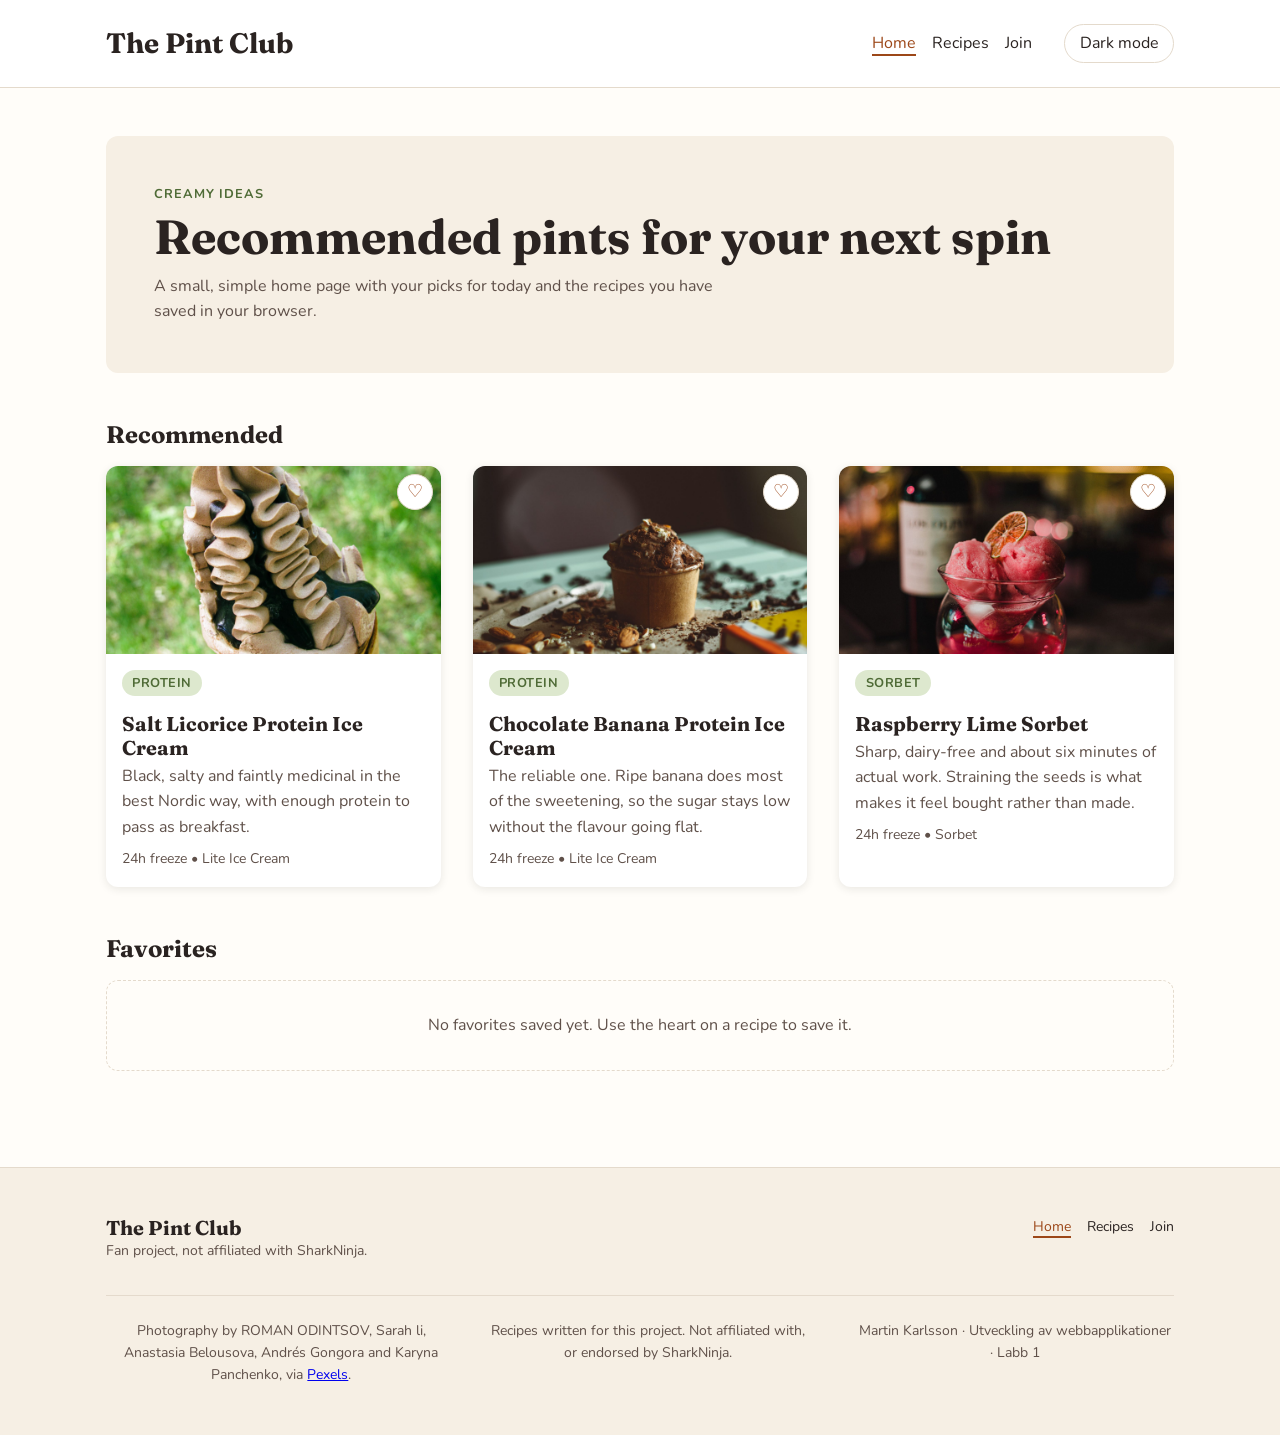
<file: index.html>
<!DOCTYPE html>
<html lang="en">
<head>
    <meta charset="UTF-8">
    <meta name="viewport" content="width=device-width, initial-scale=1.0">
    <title>Home | The Pint Club</title>
    <link rel="stylesheet" href="css/style.css">
    <link rel="preconnect" href="https://fonts.googleapis.com">
    <link rel="preconnect" href="https://fonts.gstatic.com" crossorigin>
	<link href="https://fonts.googleapis.com/css2?family=Fraunces:ital,opsz,wght@0,9..144,100..900;1,9..144,100..900&family=Nunito:ital,wght@0,200..1000;1,200..1000&display=swap" rel="stylesheet">
</head>
<body>
    <div id="site-header"></div>
    <main class="page-shell">
        <section class="recipes-hero" aria-labelledby="home-heading">
            <p class="eyebrow">Creamy ideas</p>
            <h1 id="home-heading">Recommended pints for your next spin</h1>
            <p id="home-greeting" class="home-greeting" hidden></p>
            <p class="lede">A small, simple home page with your picks for today and the recipes you have saved in your browser.</p>
        </section>

        <section class="home-section" aria-labelledby="recommended-heading">
            <div class="section-heading">
                <h2 id="recommended-heading">Recommended</h2>
            </div>
            <div id="recommended-grid" class="recipes-grid" aria-live="polite"></div>
        </section>

        <section class="home-section" aria-labelledby="favorites-heading">
            <div class="section-heading">
                <h2 id="favorites-heading">Favorites</h2>
            </div>
            <div id="favorites-grid" class="recipes-grid" aria-live="polite"></div>
        </section>
    </main>
    <div id="site-footer"></div>
    <script src="js/components.js" defer></script>
    <script src="js/home.js" defer></script>
</body>
</html>
</file>
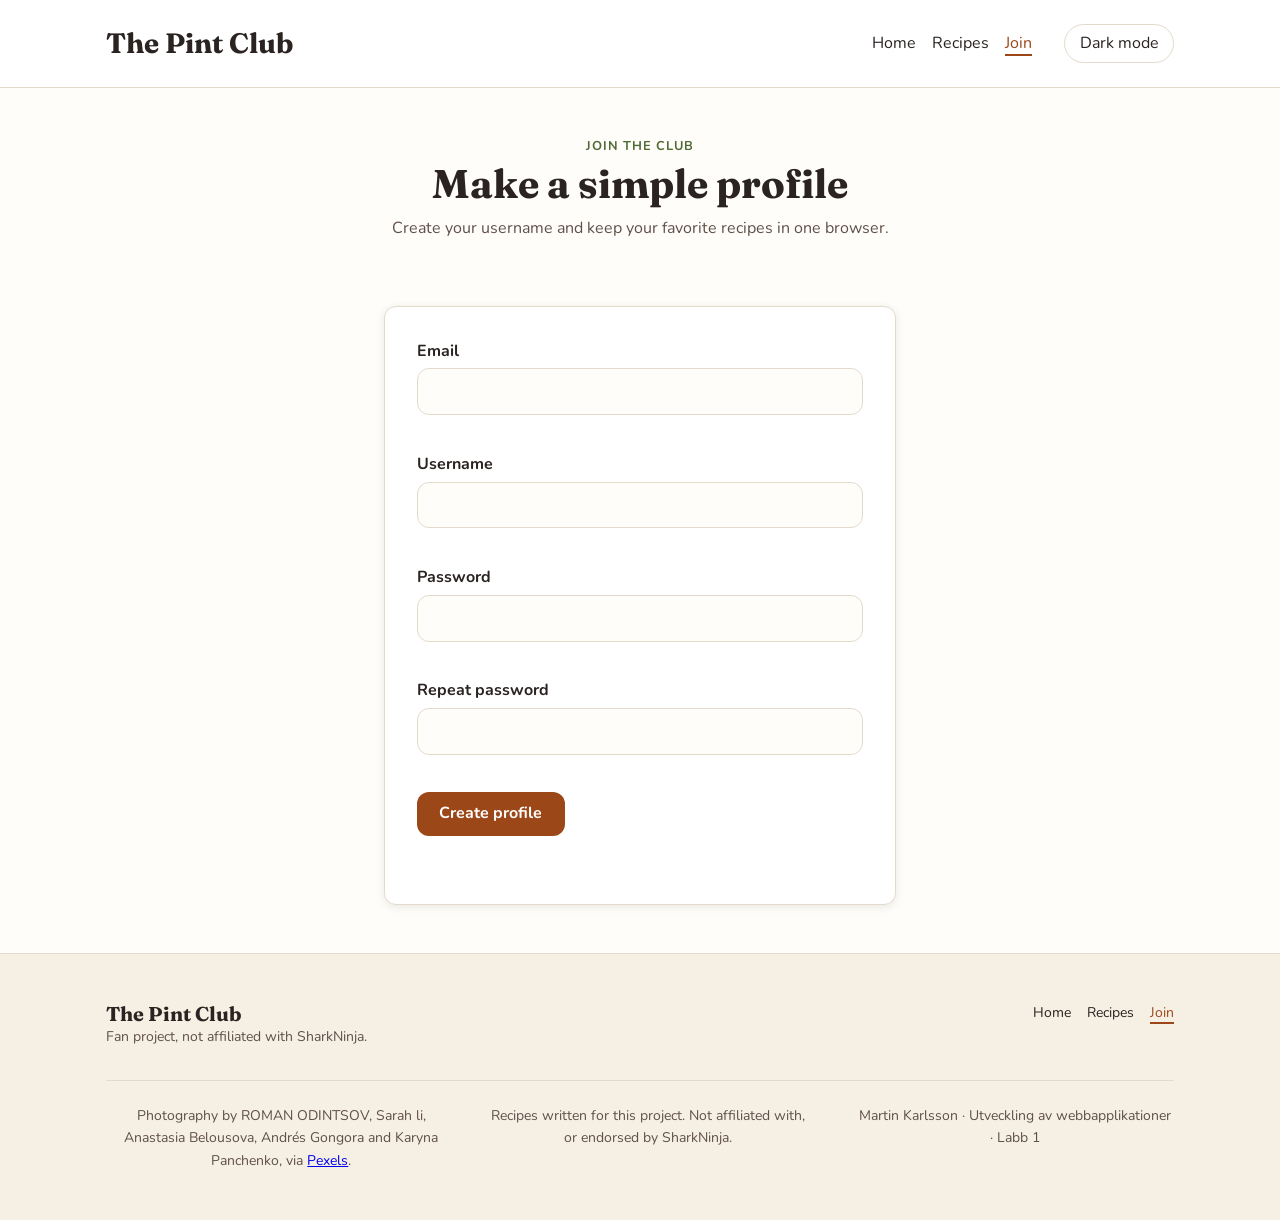
<file: join.html>
<!DOCTYPE html>
<html lang="en">
  <head>
    <meta charset="UTF-8" />
    <meta name="viewport" content="width=device-width, initial-scale=1.0" />
    <title>Join | The Pint Club</title>
    <link rel="stylesheet" href="css/style.css" />
    <link rel="preconnect" href="https://fonts.googleapis.com" />
    <link rel="preconnect" href="https://fonts.gstatic.com" crossorigin />
    <link
      href="https://fonts.googleapis.com/css2?family=Fraunces:ital,opsz,wght@0,9..144,100..900;1,9..144,100..900&family=Nunito:ital,wght@0,200..1000;1,200..1000&display=swap"
      rel="stylesheet"
    />
  </head>
  <body>
    <div id="site-header"></div>

    <main class="page-shell">
      <section class="join-shell" aria-labelledby="join-heading">
        <div class="join-hero">
          <p class="eyebrow">Join the club</p>
          <h1 id="join-heading">Make a simple profile</h1>
          <p class="lede">Create your username and keep your favorite recipes in one browser.</p>
        </div>

        <form id="join-form" class="join-form" novalidate>
          <div class="form-field">
            <label for="email">Email</label>
            <input id="email" name="email" type="email" autocomplete="email" />
            <p id="email-error" class="field-error" aria-live="polite"></p>
          </div>

          <div class="form-field">
            <label for="username">Username</label>
            <input id="username" name="username" type="text" autocomplete="username" />
            <p id="username-error" class="field-error" aria-live="polite"></p>
          </div>

          <div class="form-field">
            <label for="password">Password</label>
            <input id="password" name="password" type="password" autocomplete="new-password" />
            <p id="password-error" class="field-error" aria-live="polite"></p>
          </div>

          <div class="form-field">
            <label for="confirmPassword">Repeat password</label>
            <input id="confirmPassword" name="confirmPassword" type="password" autocomplete="new-password" />
            <p id="confirmPassword-error" class="field-error" aria-live="polite"></p>
          </div>

          <button class="primary-button" type="submit">Create profile</button>
          <p id="form-status" class="form-status" aria-live="polite"></p>
        </form>
      </section>
    </main>

    <div id="site-footer"></div>

    <script src="js/components.js" defer></script>
    <script src="js/join.js" defer></script>
  </body>
</html>
</file>
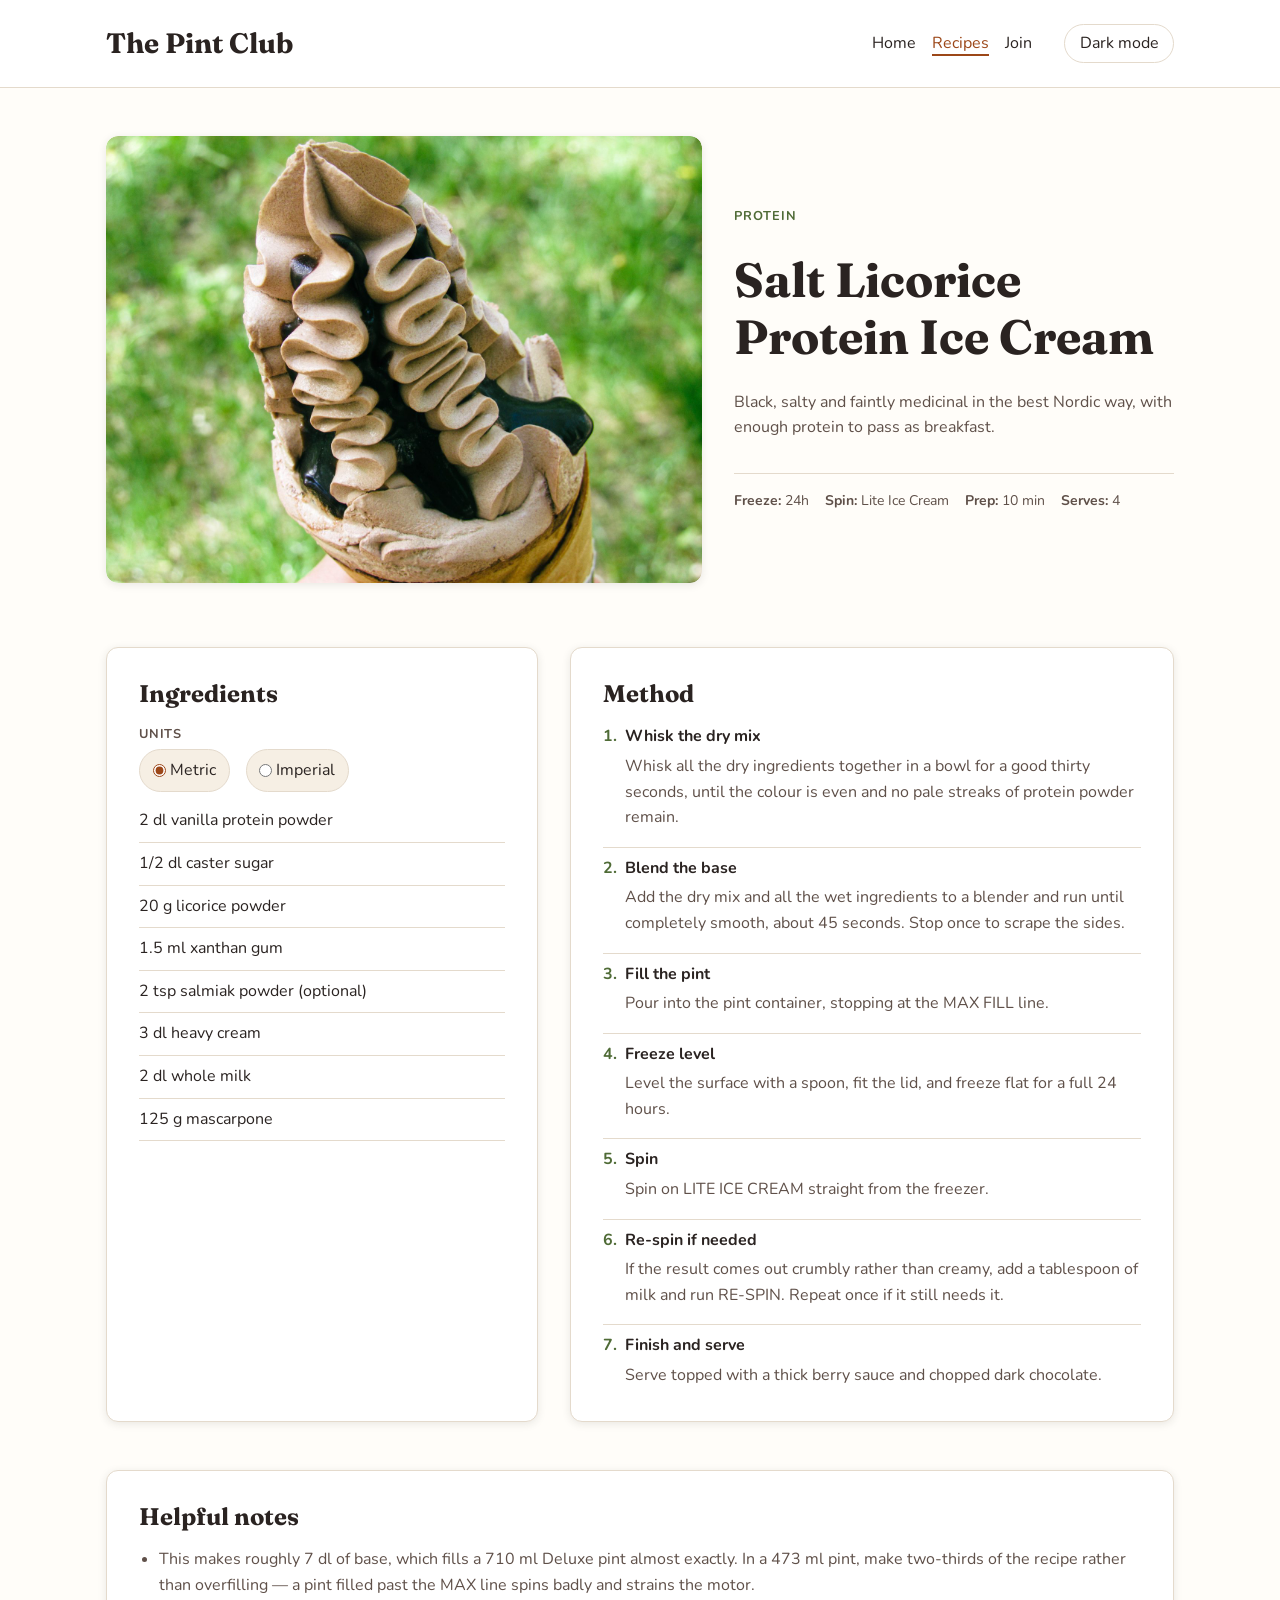
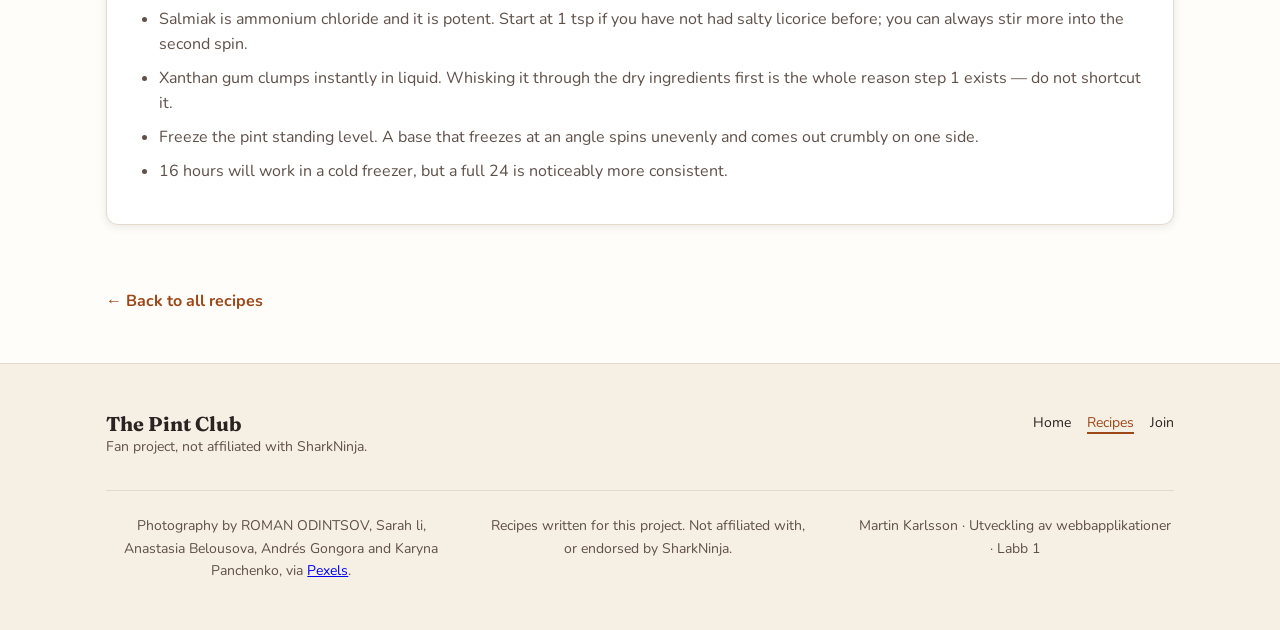
<file: recipe.html>
<!DOCTYPE html>
<html lang="en">
  <head>
    <meta charset="UTF-8" />
    <meta name="viewport" content="width=device-width, initial-scale=1.0" />
    <title>Recipe | The Pint Club</title>
    <link rel="stylesheet" href="css/style.css" />
    <link rel="preconnect" href="https://fonts.googleapis.com" />
    <link rel="preconnect" href="https://fonts.gstatic.com" crossorigin />
    <link
      href="https://fonts.googleapis.com/css2?family=Fraunces:ital,opsz,wght@0,9..144,100..900;1,9..144,100..900&family=Nunito:ital,wght@0,200..1000;1,200..1000&display=swap"
      rel="stylesheet"
    />
  </head>
  <body>
    <div id="site-header"></div>

    <main class="page-shell">
      <div id="recipe-page"></div>
    </main>

    <div id="site-footer"></div>

    <script src="js/components.js" defer></script>
    <script src="js/recipe.js" defer></script>
  </body>
</html>
</file>
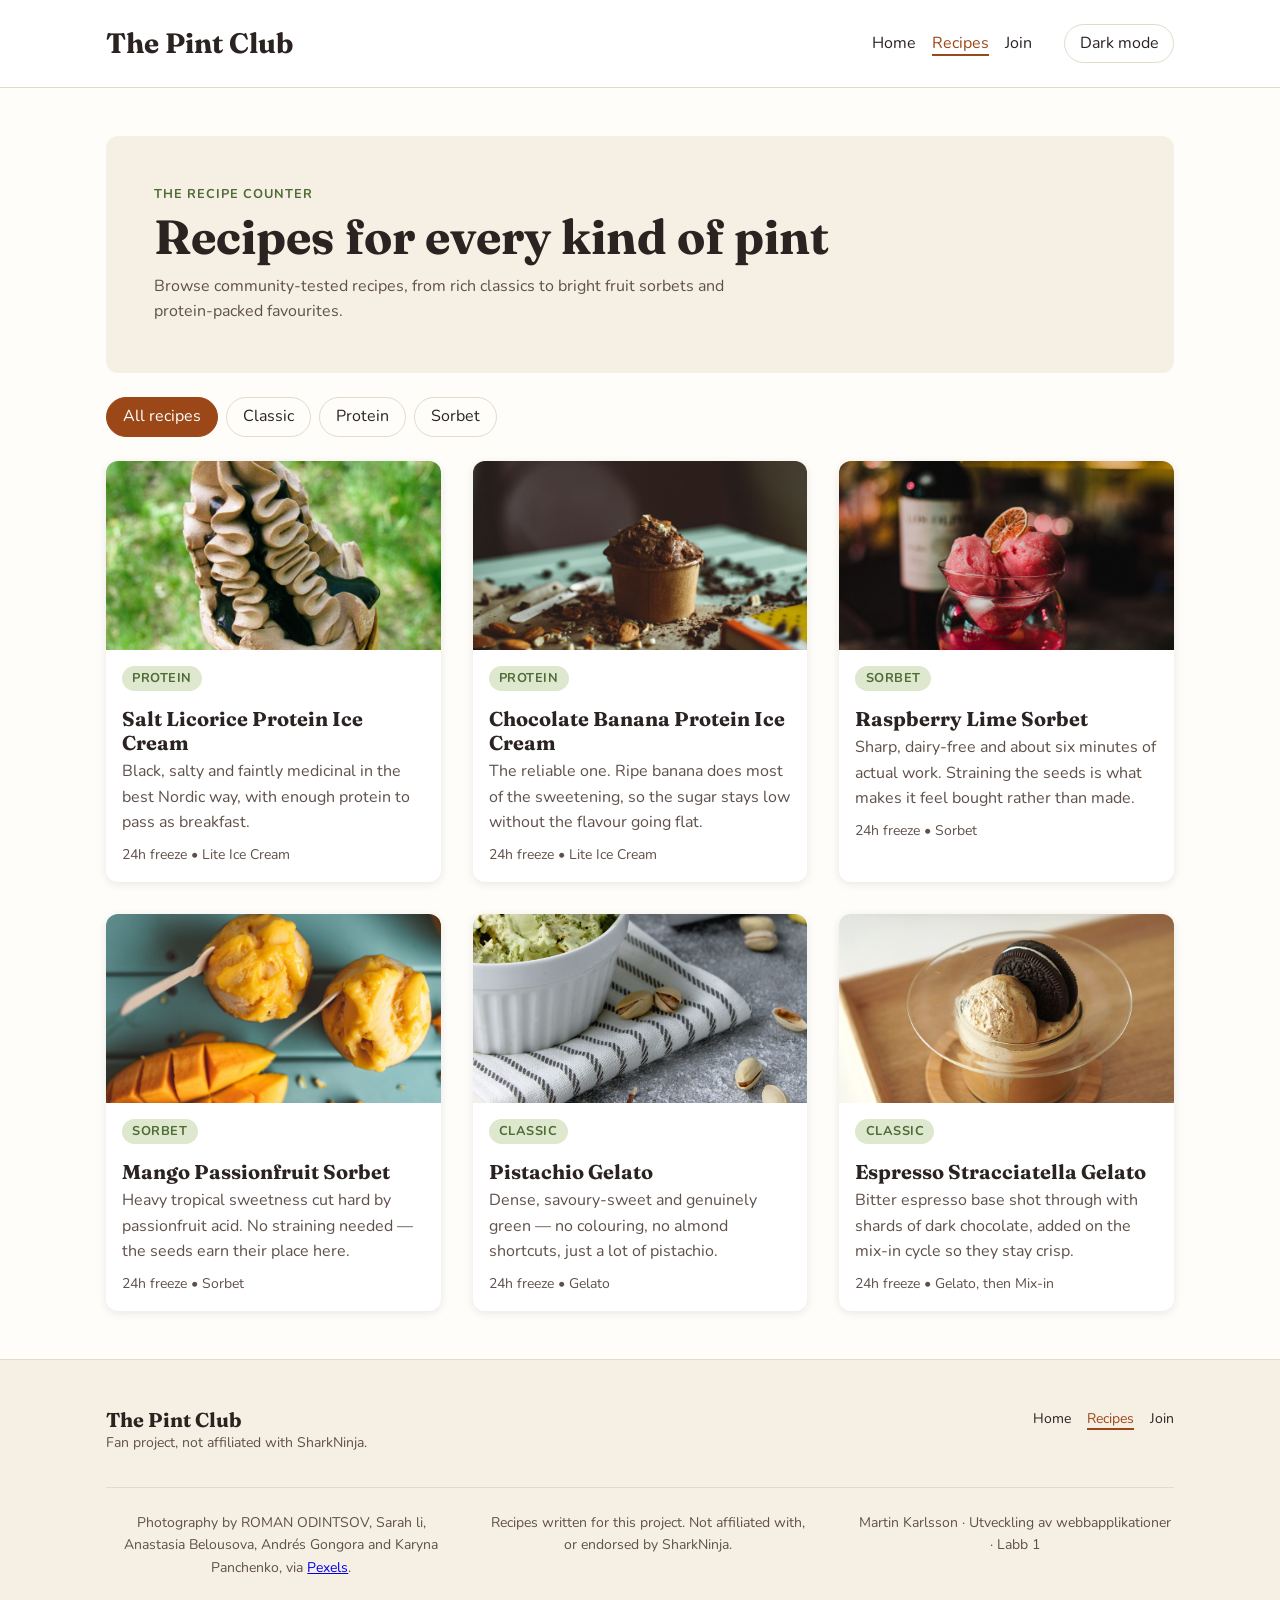
<file: recipes.html>
<!DOCTYPE html>
<html lang="en">
    <head>
        <meta charset="UTF-8" />
        <meta name="viewport" content="width=device-width, initial-scale=1.0" />
        <title>Recipes | The Pint Club</title>
        <link rel="stylesheet" href="css/style.css" />
        <link rel="preconnect" href="https://fonts.googleapis.com" />
        <link rel="preconnect" href="https://fonts.gstatic.com" crossorigin />
        <link
        href="https://fonts.googleapis.com/css2?family=Fraunces:ital,opsz,wght@0,9..144,100..900;1,9..144,100..900&family=Nunito:ital,wght@0,200..1000;1,200..1000&display=swap"
        rel="stylesheet"
        />
    </head>
    <body>
    <div id="site-header"></div>

    <main class="page-shell">
        <section class="recipes-hero">
            <p class="eyebrow">The Recipe Counter</p>
            <h1>Recipes for every kind of pint</h1>
            <p class="lede">
                Browse community-tested recipes, from rich classics to bright fruit sorbets
                and protein-packed favourites.
            </p>
            </section>
        <section class="recipes-section" aria-labelledby="recipes-heading">
            <!-- <h2 id="recipes-heading">All recipes</h2> -->
            
            <div class="filters" aria-label="Recipe filters">
                <button class="filter-btn active" data-filter="all" type="button">All recipes</button>
                <button class="filter-btn" data-filter="classic" type="button">Classic</button>
                <button class="filter-btn" data-filter="protein" type="button">Protein</button>
                <button class="filter-btn" data-filter="sorbet" type="button">Sorbet</button>
            </div>

            <div id="recipes-grid" class="recipes-grid" aria-live="polite"></div>
        </section>

        <section id="recipes-grid" class="recipes-grid" aria-live="polite"></section>
    </main>

    <div id="site-footer"></div>

    <script src="js/components.js" defer></script>
    <script src="js/recipes.js" defer></script>
    </body>
</html>
</file>
<file: css/style.css>
*,
*::before,
*::after {
  box-sizing: border-box;
  margin: 0;
  padding: 0;
}

:root {
  --color-bg: #FFFDF9;
  --color-surface: #FFFFFF;
  --color-surface-alt: #F6EFE4;
  --color-text: #2A2321;
  --color-text-muted: #5F5049;
  --color-accent: #9C4718;
  --color-accent-soft: #F3E2D6;
  --color-on-accent: #FFFFFF;
  --color-secondary: #4F6B36;
  --color-secondary-soft: #DDE8CE;
  --color-border: #E4DACC;
  --color-error: #A32017;
  --color-error: #B3261E;
  --color-error-soft: #FDECEC;

  --space-xs: 0.25rem;
  --space-s: 0.5rem;
  --space-m: 1rem;
  --space-l: 1.5rem;
  --space-xl: 2rem;
  --space-2xl: 3rem;

  --radius: 0.75rem;
  --radius-pill: 999px;
  --shadow-card: 0 2px 8px rgba(42, 35, 33, 0.10);

  --font-display: 'Fraunces', Georgia, 'Times New Roman', serif;
  --font-body: 'Nunito', 'Segoe UI', Helvetica, Arial, sans-serif;
}

@media (prefers-color-scheme: dark) {
  :root:not([data-theme="light"]) {
    --color-bg: #1C1714;
    --color-surface: #262019;
    --color-surface-alt: #2F2720;
    --color-text: #EDE6DE;
    --color-text-muted: #B3A79C;
    --color-accent: #FFAB73;
    --color-accent-soft: #3A2A1E;
    --color-on-accent: #1C1714;
    --color-secondary: #A7C98B;
    --color-secondary-soft: #2E3A26;
    --color-border: #3A322B;
    --color-error: #F2B8B5;
    --color-error-soft: #3D2323;
    --shadow-card: 0 0 0 1px var(--color-border);
  }
}

[data-theme="dark"] {
  --color-bg: #1C1714;
  --color-surface: #262019;
  --color-surface-alt: #2F2720;
  --color-text: #EDE6DE;
  --color-text-muted: #B3A79C;
  --color-accent: #FFAB73;
  --color-accent-soft: #3A2A1E;
  --color-on-accent: #1C1714;
  --color-secondary: #A7C98B;
  --color-secondary-soft: #2E3A26;
  --color-border: #3A322B;
  --color-error: #F2B8B5;
  --color-error-soft: #3D2323;
  --shadow-card: 0 0 0 1px var(--color-border);
}

html {
  font-size: 100%;
}

body {
  background: var(--color-bg);
  color: var(--color-text);
  font-family: var(--font-body);
  line-height: 1.6;
}

h1,
h2,
h3,
h4,
h5,
h6 {
  font-family: var(--font-display);
  line-height: 1.2;
  font-weight: 700;
}

p,
label,
input,
button,
a {
  font-family: var(--font-body);
}

img {
  display: block;
  max-width: 100%;
  height: auto;
}

/* ============================================================
   6. LAYOUT
   ============================================================ */

.container {
  width: 100%;
  max-width: 1100px;
  margin: 0 auto;
  padding-inline: var(--space-m);
}

a:focus-visible,
button:focus-visible {
  outline: 2px solid var(--color-accent);
  outline-offset: 2px;
}

/* ============================================================
   7. COMPONENTS — header, nav, footer
   ============================================================ */

/* ---- Site header ---- */
.site-header {
  background: var(--color-surface);
  border-bottom: 1px solid var(--color-border);
  padding-block: var(--space-m);
}

.header-inner {
  display: flex;
  flex-direction: column;
  align-items: flex-start;
  gap: var(--space-s);
}

.header-actions {
  display: flex;
  flex-wrap: wrap;
  align-items: center;
  gap: var(--space-m);
}

.brand {
  color: var(--color-text);
  font-family: var(--font-display);
  font-size: 1.5rem;
  font-weight: 700;
  line-height: 1.2;
  text-decoration: none;
}

/* ---- Navigation (Flexbox) ---- */
.main-nav ul,
.footer-nav ul {
  list-style: none;
  display: flex;
  flex-wrap: wrap;
  gap: var(--space-m);
}

nav a {
  color: var(--color-text);
  text-decoration: none;
}

nav a:hover {
  text-decoration: underline;
}

nav a[aria-current="page"] {
  color: var(--color-accent);
  border-bottom: 2px solid var(--color-accent);
}

/* ---- Theme toggle ---- */
.theme-toggle {
  font: inherit;
  color: var(--color-text);
  background: transparent;
  border: 1px solid var(--color-border);
  border-radius: var(--radius-pill);
  padding: 0.35em 0.9em;
  cursor: pointer;
}

.theme-toggle:hover {
  background: var(--color-accent-soft);
}

/* ---- Site footer (Grid) ---- */
.site-footer {
  background: var(--color-surface-alt);
  border-top: 1px solid var(--color-border);
  padding-block: var(--space-xl);
  font-size: 0.875rem;
  color: var(--color-text-muted);
}

.footer-inner {
  gap: 0.75rem;
}

.footer-branding .brand {
  font-size: 1.25rem;
  color: var(--color-text);
}

.footer-meta {
  display: flex;
  flex-direction: column;
  gap: var(--space-xs);
  padding-left: var(--space-m);
}

/* ---- Page shell ---- */
.page-shell {
  width: 100%;
  max-width: 1100px;
  margin: 0 auto;
  padding-inline: var(--space-m);
  padding-block: var(--space-xl);
}

/* ---- Page hero ---- */
.recipes-hero {
  background: var(--color-surface-alt);
  border-radius: var(--radius);
  padding: var(--space-l);
}

.eyebrow {
  color: var(--color-secondary);
  font-size: 0.8rem;
  font-weight: 700;
  text-transform: uppercase;
  letter-spacing: 0.08em;
  margin-bottom: var(--space-xs);
}

.recipes-hero h1 {
  font-size: 2rem;
  margin-bottom: var(--space-s);
}

.lede {
  color: var(--color-text-muted);
  max-width: 60ch;
}

/* ---- Filter buttons (Flexbox) ---- */
.filters {
  display: flex;
  flex-wrap: wrap;
  gap: var(--space-s);
  margin-block: var(--space-l);
}

.filter-btn {
  font: inherit;
  cursor: pointer;
  padding: 0.4em 1em;
  border: 1px solid var(--color-border);
  border-radius: var(--radius-pill);
  background: transparent;
  color: var(--color-text);
}

.filter-btn:hover {
  background: var(--color-accent-soft);
}

.filter-btn.active {
  background: var(--color-accent);
  color: var(--color-on-accent);
  border-color: var(--color-accent);
}

/* ---- Recipe grid (CSS Grid) ---- */
.recipes-grid {
  display: grid;
  grid-template-columns: 1fr;
  gap: var(--space-l);
}

.recipes-grid > h2 {
  grid-column: 1 / -1;
}

.home-section {
  margin-top: var(--space-xl);
}

.section-heading {
  margin-bottom: var(--space-m);
}

.section-heading h2 {
  font-size: 1.5rem;
}

.recipe-card {
  background: var(--color-surface);
  border-radius: var(--radius);
  box-shadow: var(--shadow-card);
  overflow: hidden;
  transition: transform 0.15s ease, box-shadow 0.15s ease;
}

.recipe-card:hover {
  transform: translateY(-2px);
  box-shadow: 0 6px 16px rgba(42, 35, 33, 0.16);
}

.recipe-card {
  position: relative;
}

.recipe-card-link {
  display: block;
  color: inherit;
  text-decoration: none;
}

.recipe-page {
  display: grid;
  gap: var(--space-xl);
}

.recipe-hero {
  display: grid;
  gap: var(--space-l);
}

.recipe-image-panel {
  background: var(--color-surface);
  border-radius: var(--radius);
  overflow: hidden;
  box-shadow: var(--shadow-card);
}

.recipe-image-panel img {
  width: 100%;
  aspect-ratio: 16 / 9;
  object-fit: cover;
  display: block;
}

.recipe-heading {
  display: grid;
  gap: var(--space-m);
}

.recipe-heading h1 {
  font-size: 2rem;
}

.recipe-subtitle {
  color: var(--color-text-muted);
  max-width: 65ch;
}

.recipe-meta-row {
  display: flex;
  flex-wrap: wrap;
  gap: var(--space-s) var(--space-m);
  color: var(--color-text-muted);
  font-size: 0.875rem;
}

.recipe-meta-row span {
  display: inline-flex;
  align-items: center;
  gap: var(--space-xs);
}

.recipe-article {
  display: grid;
  gap: var(--space-l);
}

.recipe-layout {
  display: grid;
  gap: var(--space-xl);
}

.recipe-panel {
  background: var(--color-surface);
  border: 1px solid var(--color-border);
  border-radius: var(--radius);
  padding: var(--space-l);
}

.recipe-panel h2 {
  margin-bottom: var(--space-m);
  font-size: 1.5rem;
}

.unit-switch {
  border: none;
  padding: 0;
  margin: 0 0 var(--space-m);
}

.unit-switch legend {
  font-weight: 700;
  margin-bottom: var(--space-s);
}

.unit-switch-options {
  display: flex;
  flex-wrap: wrap;
  gap: var(--space-s);
}

.unit-switch label {
  display: inline-flex;
  align-items: center;
  gap: var(--space-xs);
  padding: 0.5em 0.8em;
  border: 1px solid var(--color-border);
  border-radius: var(--radius-pill);
  background: var(--color-surface-alt);
}

.unit-switch input {
  accent-color: var(--color-accent);
}

.recipe-ingredients {
  list-style: none;
  display: grid;
  gap: var(--space-s);
}

.recipe-ingredients li {
  padding-bottom: var(--space-s);
  border-bottom: 1px solid var(--color-border);
}

.recipe-steps {
  list-style: none;
  display: grid;
  gap: var(--space-m);
  counter-reset: step;
}

.recipe-steps li {
  counter-increment: step;
  display: grid;
  grid-template-columns: auto 1fr;
  column-gap: var(--space-s);
  row-gap: var(--space-xs);
  padding-top: var(--space-s);
  border-top: 1px solid var(--color-border);
}

/* Title and detail both sit in column 2, beside the number */
.recipe-steps li > * {
  grid-column: 2;
}

.recipe-steps li:first-child {
  border-top: none;
  padding-top: 0;
}

.recipe-steps li::before {
  content: counter(step) ".";
  grid-column: 1;
  grid-row: 1 / span 2;
  color: var(--color-secondary);
  font-weight: 700;
}

.recipe-step-title {
  font-weight: 700;
}

.recipe-video {
  margin-top: var(--space-l);
  overflow: hidden;
  border-radius: var(--radius);
  border: 1px solid var(--color-border);
  background: var(--color-surface-alt);
}

.recipe-video iframe {
  display: block;
  width: 100%;
  aspect-ratio: 16 / 9;
  border: 0;
}

.recipe-tips {
  list-style: disc;
  padding-left: 1.25rem;
  color: var(--color-text-muted);
}

.recipe-tips li {
  margin-bottom: var(--space-s);
}

.recipe-backlink {
  display: inline-block;
  margin-top: var(--space-m);
  color: var(--color-accent);
  text-decoration: none;
  font-weight: 700;
}

.recipe-backlink:hover {
  text-decoration: underline;
}

.empty-state {
  grid-column: 1 / -1;
  padding: var(--space-xl);
  text-align: center;
  color: var(--color-text-muted);
  border: 1px dashed var(--color-border);
  border-radius: var(--radius);
}

.favorite-toggle {
  position: absolute;
  top: var(--space-s);
  right: var(--space-s);
  width: 2.5rem;
  height: 2.5rem;
  border: 1px solid var(--color-border);
  border-radius: 50%;
  background: rgba(255, 255, 255, 0.8);
  color: var(--color-accent);
  font-size: 1.2rem;
  line-height: 1;
  cursor: pointer;
  display: grid;
  place-items: center;
  box-shadow: 0 2px 8px rgba(42, 35, 33, 0.10);
}

.favorite-toggle[aria-pressed="true"] {
  background: var(--color-accent);
  border-color: var(--color-accent);
  color: var(--color-on-accent);
}

.recipe-image {
  width: 100%;
  aspect-ratio: 16 / 9;
  object-fit: cover;
}

.recipe-category {
  display: inline-block;
  margin: var(--space-m) var(--space-m) 0;
  padding: 0.2em 0.8em;
  background: var(--color-secondary-soft);
  color: var(--color-secondary);
  border-radius: var(--radius-pill);
  font-size: 0.8rem;
  font-weight: 700;
  text-transform: uppercase;
  letter-spacing: 0.04em;
}

.recipe-content {
  padding: var(--space-m);
}

.recipe-title {
  font-size: 1.25rem;
  margin-bottom: var(--space-xs);
}

.recipe-summary {
  color: var(--color-text-muted);
}

.recipe-meta {
  margin-top: var(--space-s);
  font-size: 0.875rem;
  color: var(--color-text-muted);
}

.empty-state {
  grid-column: 1 / -1;
  padding: var(--space-xl);
  text-align: center;
  color: var(--color-text-muted);
  border: 1px dashed var(--color-border);
  border-radius: var(--radius);
}

.join-shell {
  display: grid;
  gap: var(--space-xl);
}

.join-hero {
  text-align: center;
}

.join-form {
  width: min(100%, 32rem);
  margin: 0 auto;
  background: var(--color-surface);
  border: 1px solid var(--color-border);
  border-radius: var(--radius);
  box-shadow: var(--shadow-card);
  padding: var(--space-xl);
  display: grid;
  gap: var(--space-l);
}

.form-field {
  display: grid;
  gap: var(--space-xs);
}

.form-field label {
  font-weight: 700;
}

.form-field input {
  width: 100%;
  border: 1px solid var(--color-border);
  border-radius: var(--radius);
  background: var(--color-surface);
  color: var(--color-text);
  padding: 0.75rem 0.9rem;
  font: inherit;
}

.form-field input:focus {
  border-color: var(--color-accent);
  outline: none;
  box-shadow: 0 0 0 2px rgba(156, 71, 24, 0.15);
}

.form-field input[aria-invalid="true"] {
  border: 2px solid var(--color-error);
  background: var(--color-error-soft);
}

.field-error {
  min-height: 1.2em;
  color: var(--color-error);
  font-size: 0.875rem;
  margin: 0;
}

.field-error[hidden] {
  display: none;
}

.primary-button {
  font: inherit;
  border: none;
  border-radius: var(--radius);
  background: var(--color-accent);
  color: var(--color-on-accent);
  padding: 0.7em 1.4em;
  cursor: pointer;
  font-weight: 700;
}

.primary-button:hover {
  filter: brightness(0.98);
}

.form-status {
  min-height: 1.2em;
  margin: 0;
  color: var(--color-text-muted);
}

.form-status.is-success {
  color: var(--color-secondary);
  font-weight: 700;
}

/* ---- Home sections ---- */
.home-section { margin-block: var(--space-2xl); }
.section-heading { margin-bottom: var(--space-m); }

/* ---- Favourite toggle ---- */
.recipe-card { position: relative; }

.favorite-toggle {
  position: absolute;
  top: var(--space-s);
  right: var(--space-s);
  width: 2.25rem;
  height: 2.25rem;
  display: grid;
  place-items: center;
  font-size: 1.1rem;
  line-height: 1;
  cursor: pointer;
  color: var(--color-accent);
  background: var(--color-surface);
  border: 1px solid var(--color-border);
  border-radius: var(--radius-pill);
  box-shadow: var(--shadow-card);
}

.favorite-toggle:hover { background: var(--color-accent-soft); }

/* ---- Recipe page ---- */
.recipe-hero { display: grid; grid-template-columns: 1fr; gap: var(--space-l); margin-bottom: var(--space-xl); }

.recipe-image-panel img {
  width: 100%;
  aspect-ratio: 4 / 3;
  object-fit: cover;
  border-radius: var(--radius);
}

.recipe-heading h1 { font-size: 2rem; margin-block: var(--space-xs) var(--space-s); }
.recipe-subtitle { color: var(--color-text-muted); max-width: 60ch; }

.recipe-meta-row {
  display: flex;
  flex-wrap: wrap;
  gap: var(--space-m);
  margin-top: var(--space-m);
  padding-top: var(--space-m);
  border-top: 1px solid var(--color-border);
  font-size: 0.875rem;
  color: var(--color-text-muted);
}

.recipe-layout { display: grid; grid-template-columns: 1fr; gap: var(--space-l); }

.recipe-panel {
  background: var(--color-surface);
  border-radius: var(--radius);
  box-shadow: var(--shadow-card);
  padding: var(--space-l);
}

.recipe-panel h2 { font-size: 1.5rem; margin-bottom: var(--space-m); }

.unit-switch { border: 0; margin-bottom: var(--space-m); }
.unit-switch legend { font-size: 0.8rem; text-transform: uppercase; letter-spacing: 0.06em; color: var(--color-text-muted); margin-bottom: var(--space-xs); }
.unit-switch-options { display: flex; gap: var(--space-m); }
.unit-switch-options label { display: flex; align-items: center; gap: var(--space-xs); cursor: pointer; }


.recipe-steps p { color: var(--color-text-muted); }


.recipe-article > .recipe-panel { margin-top: var(--space-l); }

.recipe-backlink { display: inline-block; margin-top: var(--space-xl); color: var(--color-accent); font-weight: 700; text-decoration: none; }
.recipe-backlink:hover { text-decoration: underline; }

/* ---- Join form ---- */
.join-shell { max-width: 34rem; margin: 0 auto; }
.join-hero { text-align: center; margin-bottom: var(--space-xl); }
.join-hero h1 { font-size: 2rem; margin-block: var(--space-xs) var(--space-s); }

.join-form {
  background: var(--color-surface);
  border-radius: var(--radius);
  box-shadow: var(--shadow-card);
  padding: var(--space-l);
  display: flex;
  flex-direction: column;
  gap: var(--space-m);
}

.form-field { display: flex; flex-direction: column; gap: var(--space-xs); }
.form-field label { font-weight: 700; }

.form-field input {
  font: inherit;
  color: var(--color-text);
  background: var(--color-bg);
  border: 1px solid var(--color-border);
  border-radius: var(--radius);
  padding: 0.6em 0.8em;
}

.form-field input:focus-visible { outline: 2px solid var(--color-accent); outline-offset: 2px; border-color: var(--color-accent); }
.form-field input[aria-invalid="true"] { border-color: var(--color-error); border-width: 2px; }

.field-error { color: var(--color-error); font-size: 0.875rem; }

.primary-button {
  font: inherit;
  font-weight: 700;
  cursor: pointer;
  align-self: flex-start;
  color: var(--color-on-accent);
  background: var(--color-accent);
  border: 0;
  border-radius: var(--radius);
  padding: 0.6em 1.4em;
}

.primary-button:hover { filter: brightness(1.08); }

.form-status { font-weight: 700; }
.form-status.is-success { color: var(--color-secondary); }

/* ---- Profile slot + greeting ---- */
.profile-name { font-weight: 700; }

.profile-link,
.profile-signout {
  font: inherit;
  font-size: 0.875rem;
  cursor: pointer;
  color: var(--color-accent);
  background: transparent;
  border: 0;
  padding: 0;
  text-decoration: underline;
}

.profile-signout:hover,
.profile-link:hover { color: var(--color-text); }

.home-greeting {
  margin-top: var(--space-s);
  font-weight: 700;
  color: var(--color-secondary);
}

/* ============================================================
   8. TABLET — 768px and up
   ============================================================ */

@media screen and (min-width: 768px) {
  .recipe-hero { grid-template-columns: 1fr 1fr; align-items: center; gap: var(--space-xl); }
  .recipe-heading h1 { font-size: 2.5rem; }
  .join-hero h1 { font-size: 2.5rem; }
  .join-form { padding: var(--space-xl); }

  .page-shell {
    padding-block: var(--space-2xl);
  }

  .recipes-hero {
    padding: var(--space-xl);
  }

  .recipes-hero h1 {
    font-size: 2.5rem;
  }

  .recipes-grid {
    grid-template-columns: repeat(2, 1fr);
  }

  .recipe-hero {
    grid-template-columns: 1.15fr 0.85fr;
    align-items: center;
  }

  .recipe-layout {
    grid-template-columns: minmax(0, 0.9fr) minmax(0, 1.1fr);
  }

  .header-inner {
    flex-direction: row;
    align-items: center;
    justify-content: space-between;
    gap: var(--space-l);
  }

  .brand {
    font-size: 1.625rem;
  }

  /* Branding left, nav right — same shape as the header */
  .footer-inner {
    display: grid;
    grid-template-columns: 1fr;
    grid-template-columns: 1fr auto;
    align-items: start;
    gap: var(--space-l) var(--space-xl);
  }

  /* Credits drop to a full-width second row, side by side */
  .footer-meta {
    grid-column: 1 / -1;
    flex-direction: row;
    flex-wrap: wrap;
    gap: var(--space-l);
    padding-top: var(--space-m);
    border-top: 1px solid var(--color-border);
  }

  .footer-meta p {
    flex: 1 1 12rem;
  }
}

/* ============================================================
   9. DESKTOP — 1024px and up
   ============================================================ */

@media screen and (min-width: 1024px) {
  .recipe-layout { grid-template-columns: 5fr 7fr; gap: var(--space-xl); }
  .recipe-heading h1 { font-size: 3rem; }
  .recipe-panel { padding: var(--space-xl); }

  .recipes-hero {
    padding: var(--space-2xl);
  }

  .recipes-hero h1 {
    font-size: 3rem;
  }

  .recipes-grid {
    grid-template-columns: repeat(3, 1fr);
    gap: var(--space-xl);
  }

  .site-header {
    padding-block: var(--space-l);
  }

  .brand {
    font-size: 1.75rem;
  }

  .site-footer {
    padding-block: var(--space-2xl);
  }

  .footer-inner {
    gap: var(--space-xl) var(--space-2xl);
  }

  .footer-meta {
    gap: var(--space-2xl);
    padding-top: var(--space-l);
    text-align: center;
  }
}
</file>
